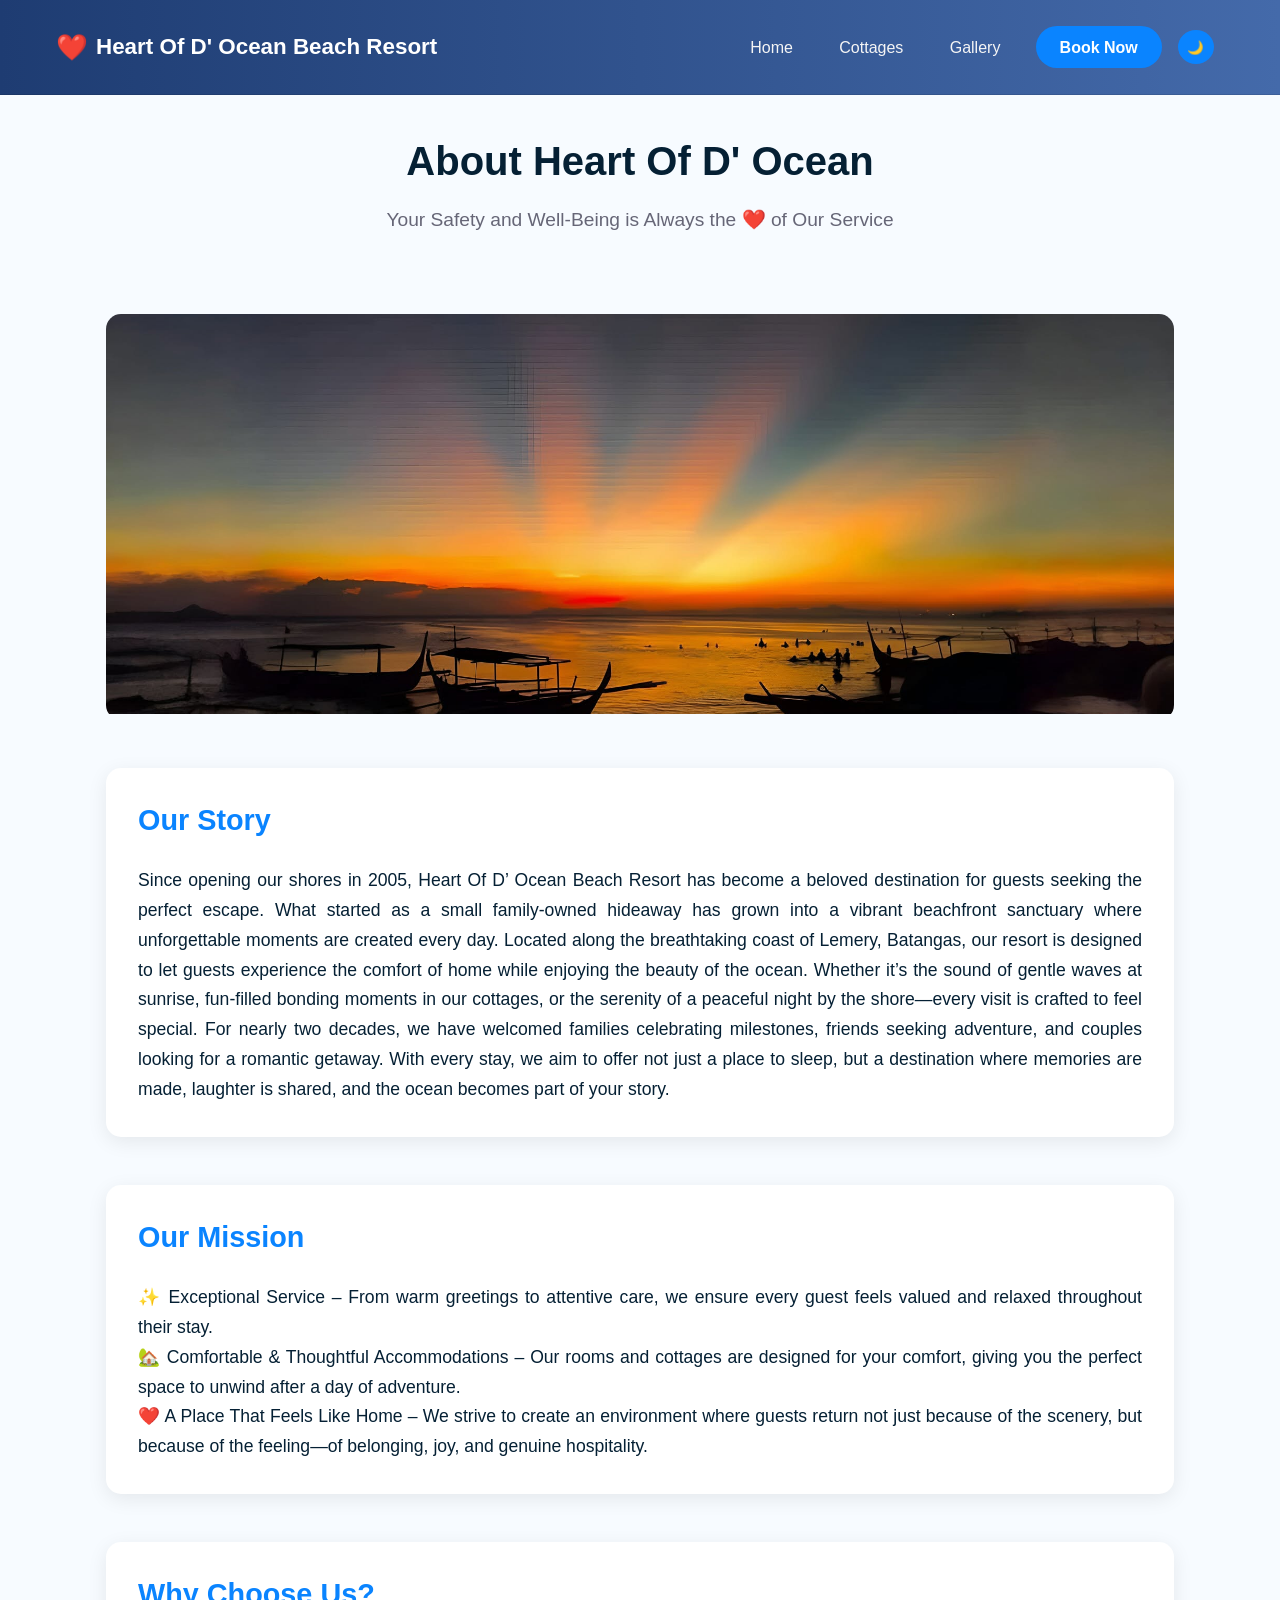
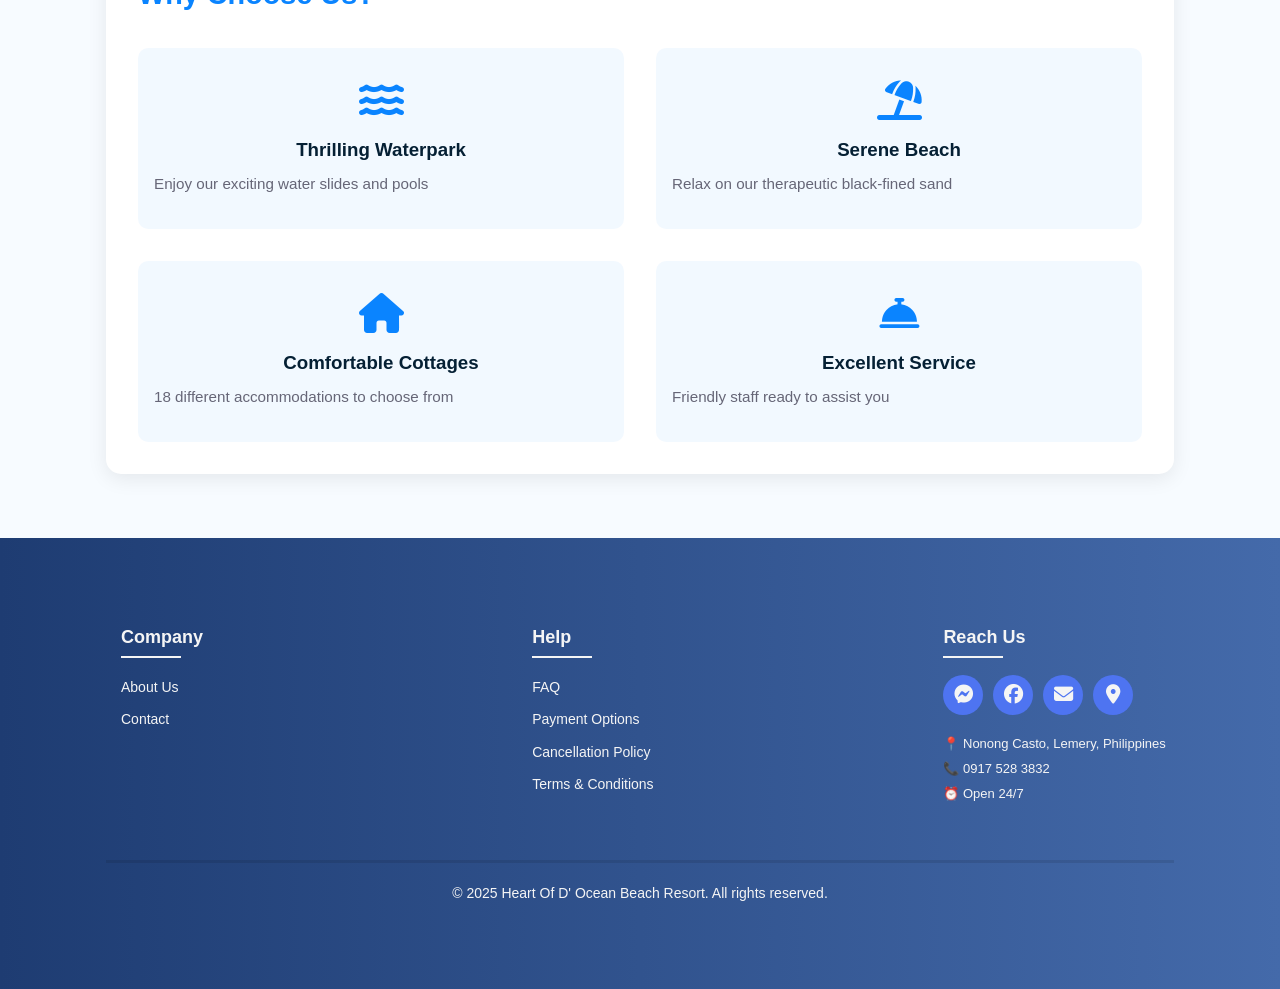
<file: src/about.html>
<!DOCTYPE html>
<html lang="en">
<head>
  <meta charset="UTF-8">
  <meta name="viewport" content="width=device-width, initial-scale=1.0">
  <title>About Us - Heart Of D' Ocean Beach Resort</title>
  <link rel="stylesheet" href="styles.css">
  <link rel="stylesheet" href="https://cdnjs.cloudflare.com/ajax/libs/font-awesome/6.7.1/css/all.min.css">
</head>
<body>
  <header class="site-header">
    <div class="container header-inner">
      <a class="logo" href="index.html">Heart Of D' Ocean Beach Resort</a>
      <nav class="nav" id="mainNav">
        <button class="close-menu" id="closeMenu">✕</button>
        <a href="index.html">Home</a>
        <a href="rooms.html">Cottages</a>
        <a href="gallery.html">Gallery</a>
        <a href="booking.html" class="cta">Book Now</a>
        <button id="darkToggle" class="icon-btn" aria-label="Toggle dark mode">🌙</button>
      </nav>
      <button id="menuBtn" class="hamburger" aria-label="Toggle menu">☰</button>
    </div>
  </header>

  <main class="container">
    <div class="page-header">
      <h1>About Heart Of D' Ocean</h1>
      <p>Your Safety and Well-Being is Always the ❤️  of Our Service</p>
    </div>

    <section class="about-content">
      <div class="about-hero">
        <img src="images&vids/about.jpg" alt="Our Beautiful Resort" loading="lazy">
      </div>

      <div class="about-sections">
        <div class="about-section">
          <h2>Our Story</h2>
          <p>Since opening our shores in 2005, Heart Of D’ Ocean Beach Resort has become a beloved destination for guests seeking the perfect escape. What started as a small family-owned hideaway has grown into a vibrant beachfront sanctuary where unforgettable moments are created every day.
              Located along the breathtaking coast of Lemery, Batangas, our resort is designed to let guests experience the comfort of home while enjoying the beauty of the ocean. Whether it’s the sound of gentle waves at sunrise, fun-filled bonding moments in our cottages, or the serenity of a peaceful night by the shore—every visit is crafted to feel special.
              For nearly two decades, we have welcomed families celebrating milestones, friends seeking adventure, and couples looking for a romantic getaway. With every stay, we aim to offer not just a place to sleep, but a destination where memories are made, laughter is shared, and the ocean becomes part of your story.</p>
        </div>

        <div class="about-section">
          <h2>Our Mission</h2>
          <p>✨ Exceptional Service – From warm greetings to attentive care, we ensure every guest feels valued and relaxed throughout their stay.</p>
          <p>🏡 Comfortable & Thoughtful Accommodations – Our rooms and cottages are designed for your comfort, giving you the perfect space to unwind after a day of adventure.</p>
          <p>❤️ A Place That Feels Like Home – We strive to create an environment where guests return not just because of the scenery, but because of the feeling—of belonging, joy, and genuine hospitality.</p>
          </div>

        <div class="about-section">
          <h2>Why Choose Us?</h2>
          <div class="features-grid">
            <div class="feature-item">
              <i class="fas fa-water"></i>
              <h3>Thrilling Waterpark</h3>
              <p>Enjoy our exciting water slides and pools</p>
            </div>
            <div class="feature-item">
              <i class="fas fa-umbrella-beach"></i>
              <h3>Serene Beach</h3>
              <p>Relax on our therapeutic black-fined sand</p>
            </div>
            <div class="feature-item">
              <i class="fas fa-home"></i>
              <h3>Comfortable Cottages</h3>
              <p>18 different accommodations to choose from</p>
            </div>
            <div class="feature-item">
              <i class="fas fa-concierge-bell"></i>
              <h3>Excellent Service</h3>
              <p>Friendly staff ready to assist you</p>
            </div>
          </div>
        </div>
      </div>
    </section>
  </main>

  <footer class="footer">
  <div class="container">
    <div class="row">
      <div class="footer-col">
        <h4>Company</h4>
        <ul>
          <li><a href="about.html" class="footer-link">About Us</a></li>
          <li><a href="contact.html" class="footer-link">Contact</a></li>
        </ul>
      </div>
      
      <div class="footer-col">
        <h4>Help</h4>
        <ul>
          <li><a href="faq.html" class="footer-link">FAQ</a></li>
          <li><a href="payment.html" class="footer-link">Payment Options</a></li>
          <li><a href="cancellation.html" class="footer-link">Cancellation Policy</a></li>
          <li><a href="terms.html" class="footer-link">Terms & Conditions</a></li>
        </ul>
      </div>
      
      <div class="footer-col">
        <h4>Reach Us</h4>
        <div class="social-links">
          <a href="https://www.facebook.com/messages/t/233219370026088" target="_blank">
            <i class="fab fa-facebook-messenger"></i>
          </a>
          <a href="https://www.facebook.com/Heartofdoceanbeachresort/#" target="_blank">
            <i class="fab fa-facebook"></i>
          </a>
          <a href="mailto:heartofdocean2005@yahoo.com">
            <i class="fas fa-envelope"></i>
          </a>
          <a href="https://maps.app.goo.gl/q67iwWwZYtNH51rN8" target="_blank">
            <i class="fas fa-location-dot"></i>
          </a>
        </div>
        
        <!-- Contact Info -->
        <div class="contact-info">
          <p>📍 Nonong Casto, Lemery, Philippines</p>
          <p>📞 0917 528 3832</p>
          <p>⏰ Open 24/7</p>
        </div>
      </div>
    </div>
    
    <!-- Copyright -->
    <div class="footer-bottom">
      <p>&copy; 2025 Heart Of D' Ocean Beach Resort. All rights reserved.</p>
    </div>
  </div>
</footer>

  <script src="main.js"></script>
</body>
</html>
</file>
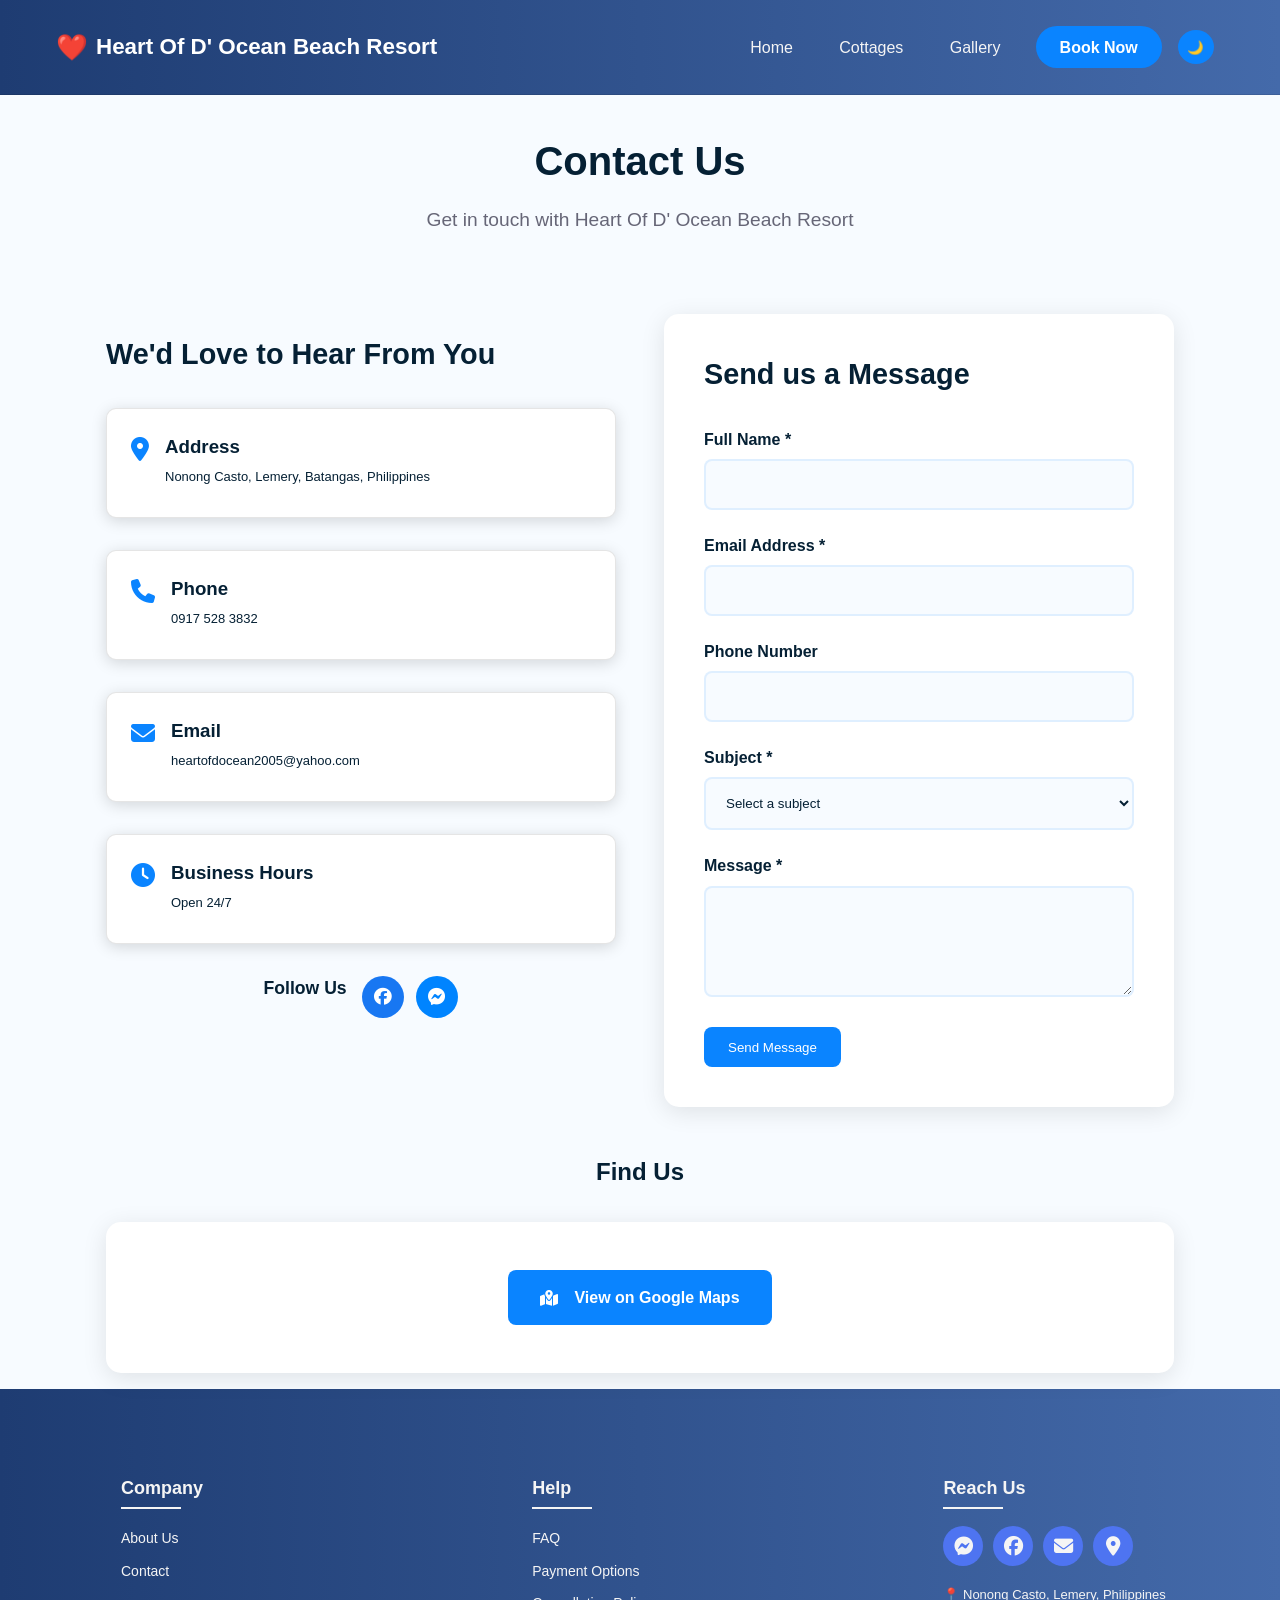
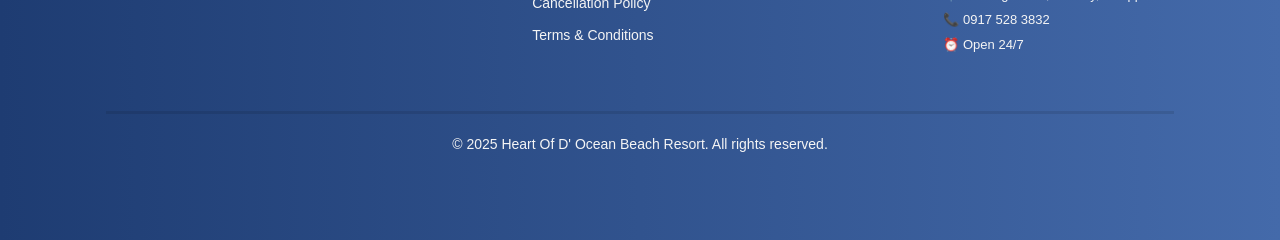
<file: src/contact.html>
<!DOCTYPE html>
<html lang="en">
<head>
  <meta charset="UTF-8">
  <meta name="viewport" content="width=device-width, initial-scale=1.0">
  <title>Contact Us - Heart Of D' Ocean Beach Resort</title>
  <link rel="stylesheet" href="styles.css">
  <link rel="stylesheet" href="https://cdnjs.cloudflare.com/ajax/libs/font-awesome/6.7.1/css/all.min.css">
</head>
<body>
  <header class="site-header">
    <div class="container header-inner">
      <a class="logo" href="index.html">Heart Of D' Ocean Beach Resort</a>
      <nav class="nav" id="mainNav">
        <button class="close-menu" id="closeMenu">✕</button>
        <a href="index.html">Home</a>
        <a href="rooms.html">Cottages</a>
        <a href="gallery.html">Gallery</a>
        <a href="booking.html" class="cta">Book Now</a>
        <button id="darkToggle" class="icon-btn" aria-label="Toggle dark mode">🌙</button>
      </nav>
      <button id="menuBtn" class="hamburger" aria-label="Toggle menu">☰</button>
    </div>
  </header>

  <main class="container">
    <div class="page-header">
      <h1>Contact Us</h1>
      <p>Get in touch with Heart Of D' Ocean Beach Resort</p>
    </div>

    <div class="contact-container">
      <div class="contact-info">
        <h2>We'd Love to Hear From You</h2>
        
        <div class="contact-item">
          <i class="fas fa-map-marker-alt"></i>
          <div>
            <h3>Address</h3>
            <p>Nonong Casto, Lemery, Batangas, Philippines</p>
          </div>
        </div>

        <div class="contact-item">
          <i class="fas fa-phone"></i>
          <div>
            <h3>Phone</h3>
            <p>0917 528 3832</p>
          </div>
        </div>

        <div class="contact-item">
          <i class="fas fa-envelope"></i>
          <div>
            <h3>Email</h3>
            <p>heartofdocean2005@yahoo.com</p>
          </div>
        </div>

        <div class="contact-item">
          <i class="fas fa-clock"></i>
          <div>
            <h3>Business Hours</h3>
            <p>Open 24/7</p>
          </div>
        </div>

        <div class="social-links">
          <h3>Follow Us</h3>
          <div class="social-icons">
            <a href="https://www.facebook.com/Heartofdoceanbeachresort/#" target="_blank">
              <i class="fab fa-facebook"></i>
            </a>
            <a href="https://www.facebook.com/messages/t/233219370026088" target="_blank">
              <i class="fab fa-facebook-messenger"></i>
            </a>
          </div>
        </div>
      </div>

      <div class="contact-form">
        <h2>Send us a Message</h2>
        <form id="contactForm">
          <div class="form-group">
            <label for="name">Full Name *</label>
            <input type="text" id="name" name="name" required>
          </div>

          <div class="form-group">
            <label for="email">Email Address *</label>
            <input type="email" id="email" name="email" required>
          </div>

          <div class="form-group">
            <label for="phone">Phone Number</label>
            <input type="tel" id="phone" name="phone">
          </div>

          <div class="form-group">
            <label for="subject">Subject *</label>
            <select id="subject" name="subject" required>
              <option value="">Select a subject</option>
              <option value="booking">Booking Inquiry</option>
              <option value="rates">Rates Inquiry</option>
              <option value="events">Events & Parties</option>
              <option value="general">General Inquiry</option>
              <option value="complaint">Complaint</option>
              <option value="suggestion">Suggestion</option>
            </select>
          </div>

          <div class="form-group">
            <label for="message">Message *</label>
            <textarea id="message" name="message" rows="5" required></textarea>
          </div>

          <button type="submit" class="btn primary">Send Message</button>
        </form>
      </div>
    </div>

    <div class="map-container">
      <h2>Find Us</h2>
      <div class="map-placeholder">
        <a href="https://maps.app.goo.gl/q67iwWwZYtNH51rN8" target="_blank" class="map-link">
          <i class="fas fa-map-location-dot"></i>
          <span>View on Google Maps</span>
        </a>
      </div>
    </div>
  </main>

  <footer class="footer">
  <div class="container">
    <div class="row">
      <div class="footer-col">
        <h4>Company</h4>
        <ul>
          <li><a href="about.html" class="footer-link">About Us</a></li>
          <li><a href="contact.html" class="footer-link">Contact</a></li>
        </ul>
      </div>
      
      <div class="footer-col">
        <h4>Help</h4>
        <ul>
          <li><a href="faq.html" class="footer-link">FAQ</a></li>
          <li><a href="payment.html" class="footer-link">Payment Options</a></li>
          <li><a href="cancellation.html" class="footer-link">Cancellation Policy</a></li>
          <li><a href="terms.html" class="footer-link">Terms & Conditions</a></li>
        </ul>
      </div>

      <div class="footer-col">
        <h4>Reach Us</h4>
        <div class="social-links">
          <a href="https://www.facebook.com/messages/t/233219370026088" target="_blank">
            <i class="fab fa-facebook-messenger"></i>
          </a>
          <a href="https://www.facebook.com/Heartofdoceanbeachresort/#" target="_blank">
            <i class="fab fa-facebook"></i>
          </a>
          <a href="mailto:heartofdocean2005@yahoo.com">
            <i class="fas fa-envelope"></i>
          </a>
          <a href="https://maps.app.goo.gl/q67iwWwZYtNH51rN8" target="_blank">
            <i class="fas fa-location-dot"></i>
          </a>
        </div>
        
        <!-- Contact Info -->
        <div class="contact-info">
          <p>📍 Nonong Casto, Lemery, Philippines</p>
          <p>📞 0917 528 3832</p>
          <p>⏰ Open 24/7</p>
        </div>
      </div>
    </div>
    
    <!-- Copyright -->
    <div class="footer-bottom">
      <p>&copy; 2025 Heart Of D' Ocean Beach Resort. All rights reserved.</p>
    </div>
  </div>
</footer>

  <script src="main.js"></script>
</body>
</html>
</file>
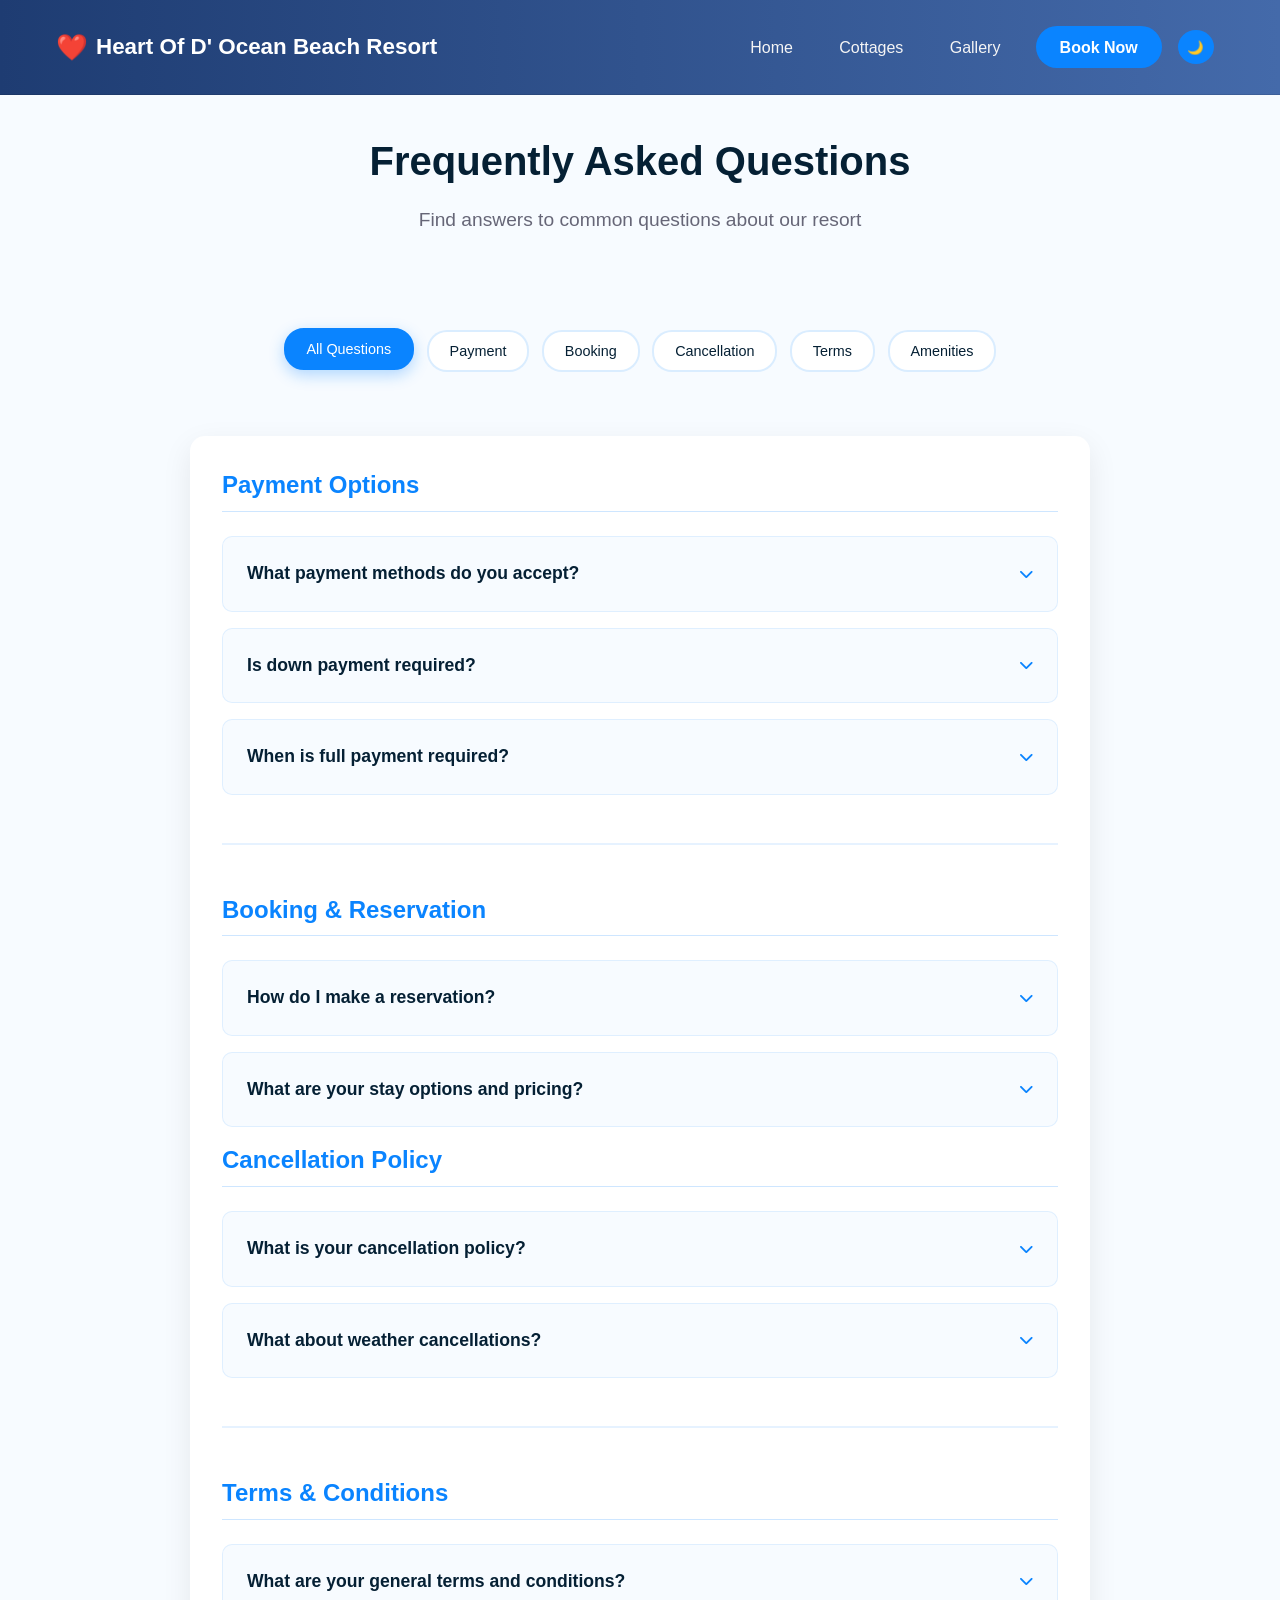
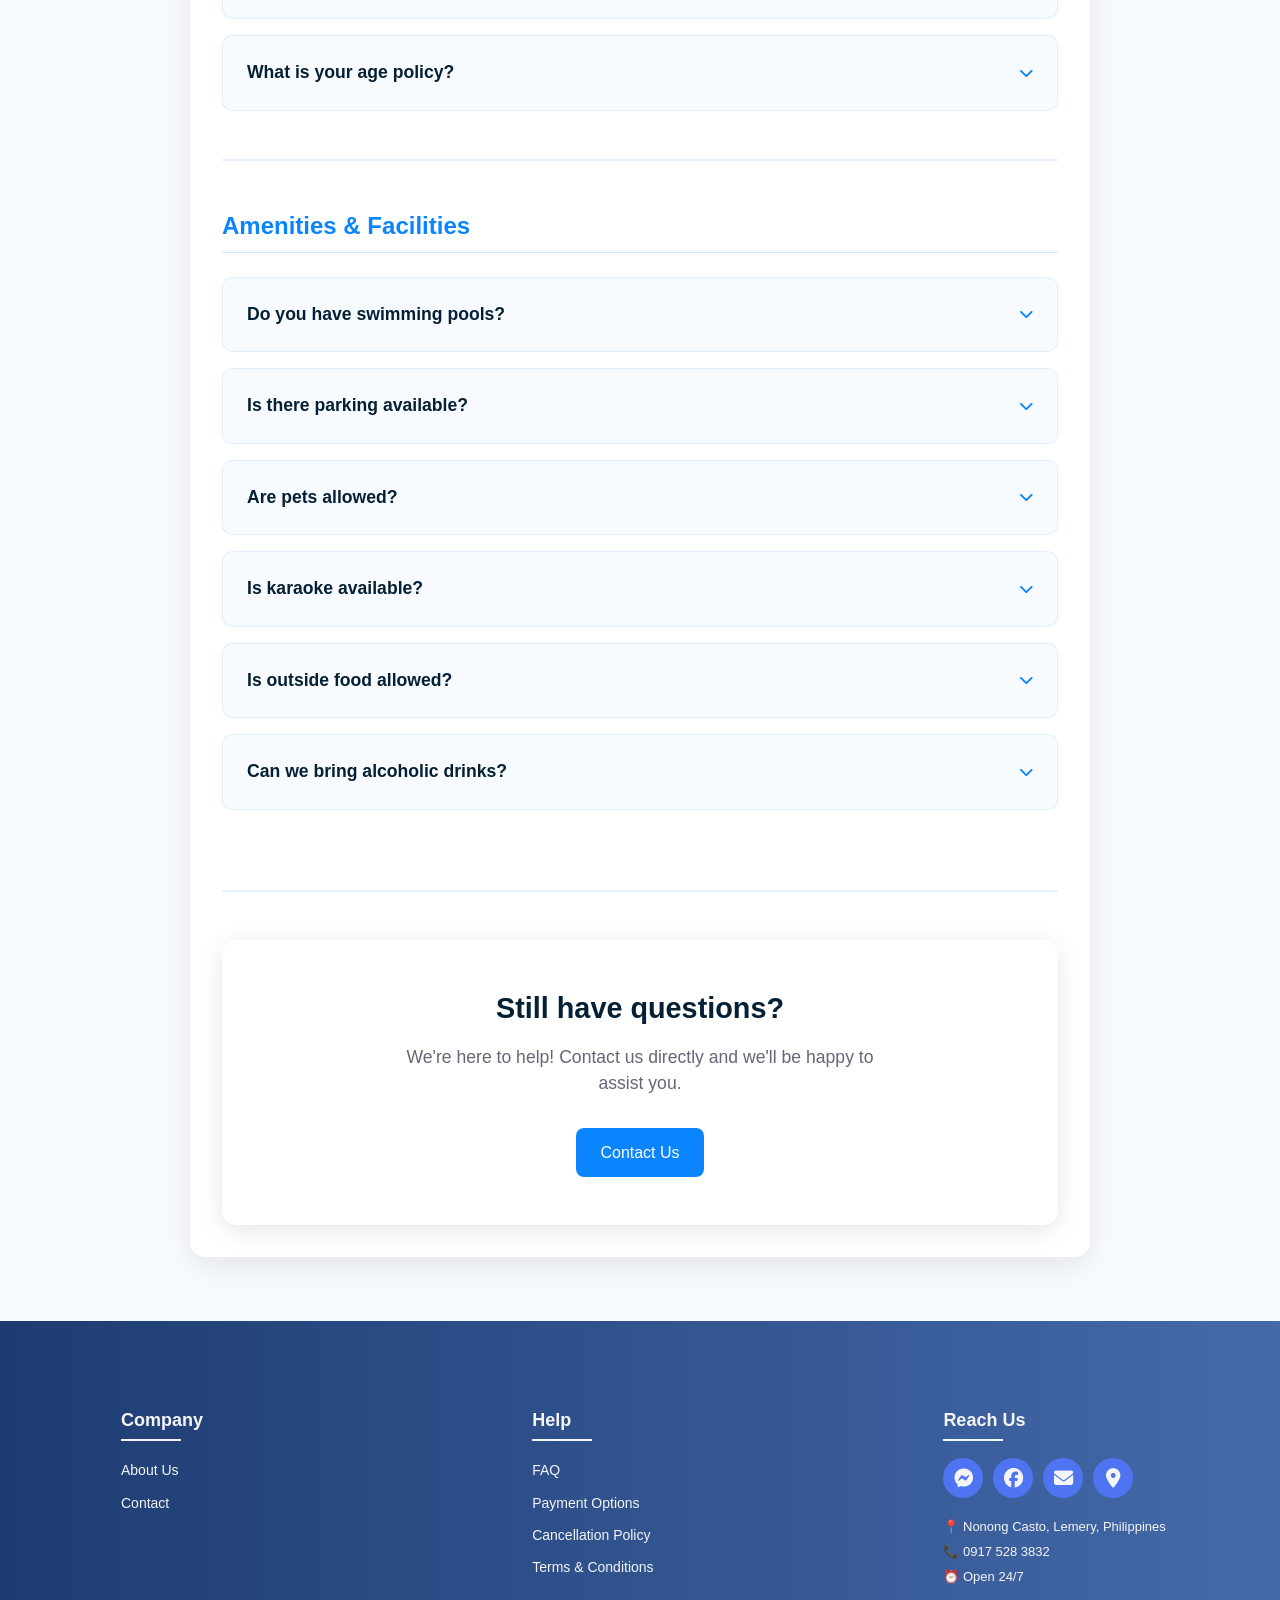
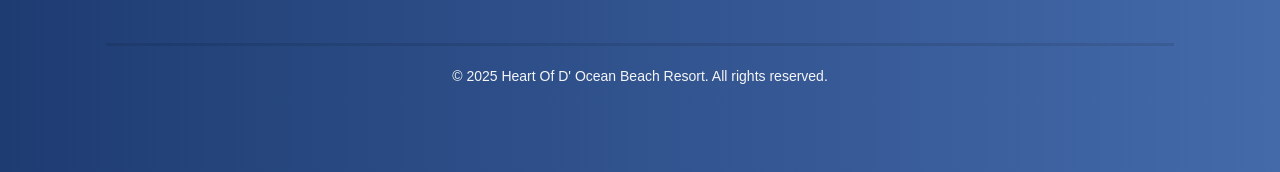
<file: src/faq.html>
<!DOCTYPE html>
<html lang="en">
<head>
  <meta charset="UTF-8">
  <meta name="viewport" content="width=device-width, initial-scale=1.0">
  <title>FAQ - Heart Of D' Ocean Beach Resort</title>
  <link rel="stylesheet" href="styles.css">
  <link rel="stylesheet" href="https://cdnjs.cloudflare.com/ajax/libs/font-awesome/6.7.1/css/all.min.css">
</head>
<body>
  <header class="site-header">
    <div class="container header-inner">
      <a class="logo" href="index.html">Heart Of D' Ocean Beach Resort</a>
      <nav class="nav" id="mainNav">
        <button class="close-menu" id="closeMenu">✕</button>
        <a href="index.html">Home</a>
        <a href="rooms.html">Cottages</a>
        <a href="gallery.html">Gallery</a>
        <a href="booking.html" class="cta">Book Now</a>
        <button id="darkToggle" class="icon-btn" aria-label="Toggle dark mode">🌙</button>
      </nav>
      <button id="menuBtn" class="hamburger" aria-label="Toggle menu">☰</button>
    </div>
  </header>

  <main class="container">
    <div class="page-header">
      <h1>Frequently Asked Questions</h1>
      <p>Find answers to common questions about our resort</p>
    </div>

    <div class="faq-container">
      <div class="faq-categories">
        <button class="category-btn active" data-category="all">All Questions</button>
        <button class="category-btn" data-category="payment">Payment</button>
        <button class="category-btn" data-category="booking">Booking</button>
        <button class="category-btn" data-category="cancellation">Cancellation</button>
        <button class="category-btn" data-category="terms">Terms</button>
        <button class="category-btn" data-category="amenities">Amenities</button>
      </div>

      <div class="faq-list">
        
        <!-- PAYMENT SECTION -->
        <div class="faq-section" id="payment">
          <h2>Payment Options</h2>
          
          <div class="faq-item" data-category="payment">
            <div class="faq-question">
              <h3>What payment methods do you accept?</h3>
              <i class="fas fa-chevron-down"></i>
            </div>
            <div class="faq-answer">
              <p>We accept the following payment methods:</p>
              <ul>
                <li><strong>GCash</strong> - 0917 528 3832</li>
                <li><strong>Cash</strong> - Upon check-in</li>
              </ul>
            </div>
          </div>

          <div class="faq-item" data-category="payment">
            <div class="faq-question">
              <h3>Is down payment required?</h3>
              <i class="fas fa-chevron-down"></i>
            </div>
            <div class="faq-answer">
              <p>Yes, we require 50% down payment to confirm your reservation. The remaining balance can be settled upon check-in.</p>
            </div>
          </div>

          <div class="faq-item" data-category="payment">
            <div class="faq-question">
              <h3>When is full payment required?</h3>
              <i class="fas fa-chevron-down"></i>
            </div>
            <div class="faq-answer">
              <p>Full payment is required upon check-in. For large groups or events, we may require full payment 7 days before arrival.</p>
            </div>
          </div>
        </div>

        <!-- BOOKING SECTION -->
        <div class="faq-section">
          <h2>Booking & Reservation</h2>
          
          <div class="faq-item" data-category="booking">
            <div class="faq-question">
              <h3>How do I make a reservation?</h3>
              <i class="fas fa-chevron-down"></i>
            </div>
            <div class="faq-answer">
              <p>You can make a reservation through:</p>
              <ul>
                <li>Our website booking form</li>
                <li>Phone: 0917 528 3832</li>
                <li>Facebook Messenger</li>
                <li>Email: heartofdocean2005@yahoo.com</li>
              </ul>
              <p>We recommend booking at least 2 weeks in advance, especially during peak season.</p>
            </div>
          </div>

         <div class="faq-item" data-category="booking">
             <div class="faq-question">
                 <h3>What are your stay options and pricing?</h3>
                 <i class="fas fa-chevron-down"></i>
            </div>

             <div class="faq-answer">
                  <p>We offer two main stay options:</p>
    
                 <p><strong>🏖️ DAY TOUR (7:00 AM - 5:00 PM)</strong></p>
                 <ul>
                    <li>₱500 per person</li>
                    <li>Includes cottage use</li>
                    <li>Access to all facilities</li>
                    <li>Perfect for quick beach trips</li>
                </ul>
                
                <p><strong>🌙 OVERNIGHT STAY (24 Hours)</strong></p>
                <ul>
                    <li>Check-in: From 7:00 AM onwards</li>
                    <li>Check-out: 24 hours after check-in</li>
                    <li>Regular cottage rates apply</li>
                    <li>Perfect for celebrations and gatherings</li>
                    <li>Example: Check-in 7AM Monday → Check-out 7AM Tuesday</li>
                </ul>
            </div>
         </div>

        <!-- CANCELLATION SECTION -->
        <div class="faq-section" id="cancellation">
          <h2>Cancellation Policy</h2>
          
          <div class="faq-item" data-category="cancellation">
            <div class="faq-question">
              <h3>What is your cancellation policy?</h3>
              <i class="fas fa-chevron-down"></i>
            </div>
            <div class="faq-answer">
              <p>Our cancellation policy is as follows:</p>
              <ul>
                <li><strong>7+ days before check-in</strong> - Full refund</li>
                <li><strong>3-6 days before check-in</strong> - 50% refund</li>
                <li><strong>48 hours or less</strong> - No refund</li>
                <li><strong>No show</strong> - No refund</li>
              </ul>
            </div>
          </div>

          <div class="faq-item" data-category="cancellation">
            <div class="faq-question">
              <h3>What about weather cancellations?</h3>
              <i class="fas fa-chevron-down"></i>
            </div>
            <div class="faq-answer">
              <p>In case of typhoon signals or extreme weather conditions where travel is dangerous, we offer:</p>
              <ul>
                <li>Full refund or</li>
                <li>Rescheduling to available dates within 3 months</li>
              </ul>
            </div>
          </div>
        </div>

        <!-- TERMS & CONDITIONS SECTION -->
        <div class="faq-section" id="terms">
          <h2>Terms & Conditions</h2>
          
          <div class="faq-item" data-category="terms">
            <div class="faq-question">
              <h3>What are your general terms and conditions?</h3>
              <i class="fas fa-chevron-down"></i>
            </div>
            <div class="faq-answer">
              <p><strong>Check-in/Check-out:</strong> 7:00 AM / 12:00 NN</p>
              <p><strong>Guests:</strong> Maximum capacity must be followed for safety</p>
              <p><strong>Damages:</strong> Guests are liable for any damages to property</p>
              <p><strong>Pets:</strong> Allowed with prior arrangement (additional fee may apply)</p>
              <p><strong>Smoking:</strong> Designated areas only</p>
              <p><strong>Outside Food:</strong> Allowed</p>
            </div>
          </div>

          <div class="faq-item" data-category="terms">
            <div class="faq-question">
              <h3>What is your age policy?</h3>
              <i class="fas fa-chevron-down"></i>
            </div>
            <div class="faq-answer">
              <p>Guests under 18 must be accompanied by adults.</p>
            </div>
          </div>
        </div>


        <!-- AMENITIES SECTION -->
        <div class="faq-section">
          <h2>Amenities & Facilities</h2>
          
          <div class="faq-item" data-category="amenities">
            <div class="faq-question">
              <h3>Do you have swimming pools?</h3>
              <i class="fas fa-chevron-down"></i>
            </div>
            <div class="faq-answer">
              <p>Yes! We have multiple swimming pools including:</p>
              <ul>
                <li>Cascade pools for kids</li>
                <li>Thrilling water slides for adults</li>
                <li>Infinity pool with ocean view</li>
              </ul>
              <p>All pools are maintained with strict safety and cleanliness standards.</p>
            </div>
          </div>

          <div class="faq-item" data-category="amenities">
            <div class="faq-question">
              <h3>Is there parking available?</h3>
              <i class="fas fa-chevron-down"></i>
            </div>
            <div class="faq-answer">
              <p>Yes, we provide free secured parking space for our guests. The parking area is within the resort premises and monitored 24/7.</p>
            </div>
          </div>

          <div class="faq-item" data-category="amenities">
            <div class="faq-question">
              <h3>Are pets allowed?</h3>
              <i class="fas fa-chevron-down"></i>
            </div>
            <div class="faq-answer">
              <p>We love pets! Small pets are allowed in specific cottages with prior arrangement. </p>
              <p>Additional cleaning fee may apply. Please inform us in advance if you're bringing pets.</p>
            </div>
          </div>

            <div class="faq-item" data-category="amenities">
             <div class="faq-question">
                <h3>Is karaoke available?</h3>
                <i class="fas fa-chevron-down"></i>
            </div>
            <div class="faq-answer">
                <p>Yes, we have karaoke to make your stay more fun!</p>
                
                <p><strong>Karaoke Guidelines:</strong></p>
                <ul>
                    <li>Available from 9:00 AM to 10:00 PM</li>
                    <li>Please be mindful of other guests</li>
                    <li>Premium system requires advance booking</li>
                </ul>
            </div>
        </div>

          <div class="faq-item" data-category="amenities">
            <div class="faq-question">
              <h3>Is outside food allowed?</h3>
              <i class="fas fa-chevron-down"></i>
            </div>
            <div class="faq-answer">
              <p>Yes, outside food is allowed.
            </div>
        </div>

             <div class="faq-item" data-category="amenities">
                <div class="faq-question">
                <h3>Can we bring alcoholic drinks?</h3>
                <i class="fas fa-chevron-down"></i>
                 </div>
        
             <div class="faq-answer">
            <p>Yes, you're welcome to bring your own alcoholic drinks! 🍻</p>
            
            <p><strong>Our Alcohol Guidelines:</strong></p>
            <ul>
                <li>✅ <strong>Allowed</strong> - Beer, wine, cocktails, etc.</li>
                <li>🚫 <strong>No glass bottles</strong> on beach and pool areas (safety first!)</li>
                <li>🎂 <strong>Must be 18+ years old</strong> to consume alcohol</li>
                <li>🤫 <strong>Please be mindful</strong> of other guests</li>
                <li>⏰ <strong>Drinking hours</strong> - Anytime, but please keep volume reasonable</li>
            </ul>
    
             <p><em>We trust our guests to drink responsibly and have a great time! 🎉</em></p>
            </div>
        </div>

      </div>
    </div>

    <div class="contact-prompt">
      <h2>Still have questions?</h2>
      <p>We're here to help! Contact us directly and we'll be happy to assist you.</p>
      <a href="contact.html" class="btn primary">Contact Us</a>
    </div>
  </main>

 <footer class="footer">
  <div class="container">
    <div class="row">
      <div class="footer-col">
        <h4>Company</h4>
        <ul>
          <li><a href="about.html" class="footer-link">About Us</a></li>
          <li><a href="contact.html" class="footer-link">Contact</a></li>
        </ul>
      </div>
      
      <div class="footer-col">
        <h4>Help</h4>
        <ul>
          <li><a href="faq.html" class="footer-link">FAQ</a></li>
          <li><a href="faq.html#payment" class="footer-link">Payment Options</a></li>
          <li><a href="faq.html#cancellation" class="footer-link">Cancellation Policy</a></li>
          <li><a href="faq.html#terms" class="footer-link">Terms & Conditions</a></li>
        </ul>
      </div>
      
      <div class="footer-col">
        <h4>Reach Us</h4>
        <div class="social-links">
          <a href="https://www.facebook.com/messages/t/233219370026088" target="_blank">
            <i class="fab fa-facebook-messenger"></i>
          </a>
          <a href="https://www.facebook.com/Heartofdoceanbeachresort/#" target="_blank">
            <i class="fab fa-facebook"></i>
          </a>
          <a href="mailto:heartofdocean2005@yahoo.com">
            <i class="fas fa-envelope"></i>
          </a>
          <a href="https://maps.app.goo.gl/q67iwWwZYtNH51rN8" target="_blank">
            <i class="fas fa-location-dot"></i>
          </a>
        </div>
        
        <!-- Contact Info -->
        <div class="contact-info">
          <p>📍 Nonong Casto, Lemery, Philippines</p>
          <p>📞 0917 528 3832</p>
          <p>⏰ Open 24/7</p>
        </div>
      </div>
    </div>
    
    <!-- Copyright -->
    <div class="footer-bottom">
      <p>&copy; 2025 Heart Of D' Ocean Beach Resort. All rights reserved.</p>
    </div>
  </div>
</footer>


  <script src="main.js"></script>
</body>
</html>
</file>
<file: src/styles.css>
:root {
  --bg: #f7fbff;
  --card: #fff;
  --muted: #667;
  --accent: #0a84ff;
  --text: #052034;
}

[data-theme="dark"] {
  --bg: #051421;
  --card: #072433;
  --muted: #9eb;
  --accent: #6dd3ff;
  --text: #dbefff;
}

* {
  margin: 0;
  padding: 0;
  box-sizing: border-box;
}

body {
  font-family: 'Poppins', sans-serif;
  background: var(--bg);
  color: var(--text);
  line-height: 1.45;
  min-height: 100vh;
}

main.container {
  padding-top: 100px;
}

.page-header {
  padding-top: 40px;
}
.container {
  max-width: 1100px;
  margin: 0 auto;
  padding: 1rem;
}

/* ========== LOADING ANIMATION ========== */
.loading-spinner {
  position: fixed;
  top: 0;
  left: 0;
  width: 100%;
  height: 100%;
  background: var(--bg);
  display: flex;
  align-items: center;
  justify-content: center;
  z-index: 9999;
  transition: opacity 0.5s ease, visibility 0.5s ease;
}

.loading-spinner.hidden {
  opacity: 0;
  visibility: hidden;
}

.spinner {
  width: 50px;
  height: 50px;
  border: 4px solid rgba(10, 132, 255, 0.2);
  border-left: 4px solid var(--accent);
  border-radius: 50%;
  animation: spin 1s linear infinite;
}

@keyframes spin {
  0% { transform: rotate(0deg); }
  100% { transform: rotate(360deg); }
}

.fade-in {
  animation: fadeIn 0.8s ease-in;
}

@keyframes fadeIn {
  from { opacity: 0; transform: translateY(20px); }
  to { opacity: 1; transform: translateY(0); }
}

/* ========== NAV BAR STYLES ========== */
.site-header {
  position: fixed;
  top: 0;
  left: 0;
  width: 100%;
  background:linear-gradient(to right, #1e3c72, #446aaa) !important;
  border-bottom: 1px solid rgba(0, 0, 0, 0.1);
  z-index: 1000;
  padding: 0;
  transition: all 0.3s ease;
} 

.header-inner {
  display: flex;
  align-items: center;
  justify-content: space-between;
  padding: 1rem;
  max-width: 1200px;
  margin: 0 auto;
}

.logo {
  font-weight: 800;
  color: white;
  text-decoration: none;
  font-size: 1.4rem;
  display: flex;
  align-items: center;
  gap: 0.5rem;
}

.logo::before {
  content: "❤️";
  font-size: 1.6rem;
}

.nav {
  display: flex;
  align-items: center;
  gap: 0.5rem;
  padding: 10px;
}

.nav a {
  text-decoration: none;
  color: whitesmoke;
  padding: 0.6rem 1.2rem;
  border-radius: 25px;
  transition: all 0.3s ease;
  font-weight: 500;
  position: relative;
}

.nav a:hover {
  color: whitesmoke;
  background: rgb(2, 37, 112);
}

.nav a.active {
  color: whitesmoke;
  background: rgb(2, 37, 112);
  font-weight: 600;
}

.nav .cta {
  background: var(--accent);
  color: white !important;
  padding: 0.6rem 1.5rem;
  border-radius: 25px;
  margin-left: 0.5rem;
  font-weight: 600;
}

.nav .cta:hover {
  background: #023669;
  transform: translateY(-2px);
  box-shadow: 0 4px 12px rgba(10, 132, 255, 0.3);
}

.icon-btn {
  background:var(--accent);
  border: none;
  padding: 0.6rem;
  border-radius: 50%;
  cursor: pointer;
  transition: all 0.3s ease;
  margin-left: 0.5rem;
}

.icon-btn:hover {
  background: rgba(10, 132, 255, 0.2);
  transform: scale(1.1);
}

.hamburger {
  display: none;
  background: transparent;
  border: none;
  font-size: 1.5rem;
  color: var(--text);
  cursor: pointer;
  padding: 0.5rem;
}

.close-menu {
  display: none;
  position: absolute;
  top: 1.5rem;
  right: 1.5rem;
  background: none;
  border: none;
  font-size: 1.5rem;
  color: var(--text);
  cursor: pointer;
}

@media (max-width: 768px) {
  .hamburger {
    display: block;
  }
  
  .close-menu {
    display: block;
  }
  
  .nav {
    position: fixed;
    top: 0;
    right: -100%;
    width: 280px;
    height: 100vh;
    background: var(--card);
    flex-direction: column;
    align-items: flex-start;
    justify-content: flex-start;
    padding: 5rem 2rem 2rem;
    box-shadow: -5px 0 15px rgba(0, 0, 0, 0.1);
    transition: right 0.3s ease;
    gap: 0;
  }
  
  .nav.active {
    right: 0;
  }
  
  .nav a {
    width: 100%;
    padding: 1rem 1.5rem;
    margin: 0.2rem 0;
    border-radius: 10px;
  }
  
  .nav .cta {
    margin: 1rem 0 0 0;
    width: 100%;
    text-align: center;
  }
  
  .icon-btn {
    margin: 1rem 0 0 0;
    width: 100%;
    border-radius: 10px;
    text-align: center;
  }
}

.site-header.scrolled {
  background: linear-gradient(135deg, #191970, #5757dd) !important;
  box-shadow: 0 2px 20px rgba(0, 0, 0, 0.1);
}

/* ========== HERO SECTION ========== */
.hero-section {
  position: relative;
  height: 100vh;
  overflow: hidden;
}

.hero-video {
  position: absolute;
  top: 0;
  left: 0;
  width: 100%;
  height: 100%;
  object-fit: cover;
  opacity: 0.9;
}

.hero-overlay {
  position: absolute;
  top: 0;
  left: 0;
  width: 100%;
  height: 100%;
  background: linear-gradient(
    135deg,
    rgba(5, 20, 33, 0.7) 0%,
    rgba(10, 132, 255, 0.3) 100%
  );
}

.hero-content {
  position: relative;
  display: flex;
  flex-direction: column;
  align-items: center;
  justify-content: center;
  height: 100vh;
  text-align: center;
  color: white;
  z-index: 2;
  padding: 0 2rem;
}

.hero-title {
  font-size: clamp(3rem, 5vw, 6rem);
  font-weight: 800;
  margin-bottom: 1rem;
  text-shadow: 2px 2px 10px rgba(0, 0, 0, 0.5);
  letter-spacing: 2px;
}

.hero-subtitle {
  font-size: clamp(1.2rem, 2vw, 1.8rem);
  margin-bottom: 2.5rem;
  font-weight: 300;
  letter-spacing: 3px;
  text-transform: uppercase;
}

.hero-btn {
  background: linear-gradient(45deg, var(--accent), #4ecdc4);
  color: white;
  padding: 1.2rem 3rem;
  border-radius: 50px;
  text-decoration: none;
  font-weight: 600;
  font-size: 1.2rem;
  transition: all 0.4s ease;
  box-shadow: 0 10px 30px rgba(10, 132, 255, 0.3);
  position: relative;
  overflow: hidden;
}

.hero-btn:hover {
  transform: translateY(-5px);
  box-shadow: 0 15px 40px rgba(10, 132, 255, 0.4);
}

.hero-btn::before {
  content: '';
  position: absolute;
  top: 0;
  left: -100%;
  width: 100%;
  height: 100%;
  background: linear-gradient(90deg, transparent, rgba(255,255,255,0.2), transparent);
  transition: left 0.5s;
}

.hero-btn:hover::before {
  left: 100%;
}

/* ========== FEATURED COTTAGES ========== */
.featured-cottages {
  padding: 5rem 0;
  background: var(--bg);
}

/* PERFECTLY CENTERED 3 COTTAGES */
.cottages-grid {
  display: grid;
  grid-template-columns: repeat(3, 1fr);
  gap: 2rem;
  margin-top: 3rem;
  max-width: 1200px;
  margin-left: auto;
  margin-right: auto;
  padding: 0 1rem;
}

.cottage-card {
  background: var(--card);
  border-radius: 20px;
  overflow: hidden;
  box-shadow: 0 10px 30px rgba(8, 20, 40, 0.1);
  transition: all 0.3s ease;
  animation: fadeInUp 0.6s ease-out;
}

/* Tablet: 2 columns */
@media (max-width: 1199px) {
  .cottages-grid {
    grid-template-columns: repeat(2, 1fr);
    max-width: 800px;
  }
}

/* Mobile: 1 column centered */
@media (max-width: 768px) {
  .cottages-grid {
    grid-template-columns: 1fr;
    max-width: 400px;
  }
}
.cottage-card:hover {
  transform: translateY(-10px);
  box-shadow: 0 20px 40px rgba(8, 20, 40, 0.15);
}

.cottage-image {
  position: relative;
  height: 250px;
  overflow: hidden;
}

.cottage-image img {
  width: 100%;
  height: 100%;
  object-fit: cover;
  transition: transform 0.5s ease;
}

.cottage-card:hover .cottage-image img {
  transform: scale(1.1);
}

.cottage-price {
  position: absolute;
  top: 1rem;
  right: 1rem;
  background: var(--accent);
  color: white;
  padding: 0.5rem 1rem;
  border-radius: 25px;
  font-weight: 700;
  font-size: 1.2rem;
}

.cottage-price span {
  font-size: 0.8rem;
  font-weight: 400;
  opacity: 0.9;
}

.cottage-info {
  padding: 1.5rem;
}

.cottage-info h3 {
  color: var(--text);
  margin-bottom: 0.5rem;
  font-size: 1.4rem;
}

.cottage-desc {
  color: var(--muted);
  margin-bottom: 1rem;
  line-height: 1.5;
}

.cottage-meta {
  display: flex;
  gap: 1rem;
  margin-bottom: 1.5rem;
  font-size: 0.9rem;
  color: var(--muted);
}

.view-details {
  width: 100%;
  background: transparent;
  border: 2px solid var(--accent);
  color: var(--accent);
  padding: 0.8rem;
  border-radius: 8px;
  font-weight: 600;
  cursor: pointer;
  transition: all 0.3s ease;
}

.view-details:hover {
  background: var(--accent);
  color: white;
}

@keyframes fadeInUp {
  from {
    opacity: 0;
    transform: translateY(30px);
  }
  to {
    opacity: 1;
    transform: translateY(0);
  }
}

/* ========== BOOKING FORM ========== */
.booking-form {
  background: var(--card);
  padding: 2.5rem;
  border-radius: 20px;
  box-shadow: 0 15px 40px rgba(8, 20, 40, 0.1);
  max-width: 700px;
  margin: 0 auto;
}

.form-row {
  display: grid;
  grid-template-columns: 1fr 1fr;
  gap: 1.5rem;
}

.form-group {
  margin-bottom: 1.5rem;
}

.form-group label {
  display: block;
  margin-bottom: 0.5rem;
  font-weight: 600;
  color: var(--text);
}

.form-group input,
.form-group select {
  width: 100%;
  padding: 1rem;
  border: 2px solid rgba(10, 132, 255, 0.1);
  border-radius: 10px;
  background: var(--bg);
  color: var(--text);
  font-family: 'Poppins', sans-serif;
  transition: all 0.3s ease;
}

.form-group input:focus,
.form-group select:focus {
  outline: none;
  border-color: var(--accent);
  box-shadow: 0 0 0 3px rgba(10, 132, 255, 0.1);
}

.price-breakdown {
  background: rgba(10, 132, 255, 0.05);
  padding: 1.5rem;
  border-radius: 10px;
  margin: 2rem 0;
  border-left: 4px solid var(--accent);
  display: none;
}

.price-breakdown.show {
  display: block;
  animation: fadeIn 0.5s ease;
}

.breakdown-item {
  display: flex;
  justify-content: space-between;
  margin-bottom: 0.5rem;
  padding-bottom: 0.5rem;
  border-bottom: 1px solid rgba(10, 132, 255, 0.1);
}

.breakdown-item.total {
  font-weight: 700;
  font-size: 1.2rem;
  color: var(--accent);
  border-bottom: none;
  margin-top: 1rem;
  padding-top: 1rem;
  border-top: 2px solid rgba(10, 132, 255, 0.2);
}

.form-actions {
  display: flex;
  gap: 1rem;
  margin-top: 2rem;
}

.btn.primary {
  background: var(--accent);
  color: white;
  flex: 1;
}

.btn.secondary {
  background: transparent;
  border: 2px solid var(--accent);
  color: var(--accent);
  flex: 1;
}

.btn.secondary:hover {
  background: var(--accent);
  color: white;
}

@keyframes pulse {
  0% { transform: scale(1); }
  50% { transform: scale(1.02); }
  100% { transform: scale(1); }
}

.booking-success {
  animation: pulse 2s ease-in-out;
  background: #f8f9fa;
  padding: 2rem;
  border-radius: 10px;
  border-left: 5px solid#0070F3;
  margin: 2rem 0;
}

/* Payment Details Form Styles */
.payment-details-form {
  margin-top: 1.5rem;
  padding: 1.5rem;
  background: rgba(25, 0, 166, 0.05);
  border-radius: 10px;
  border: 1px solid rgba(18, 6, 124, 0.2);
}

.payment-details-form h5 {
  color: #0070F3;
  margin-bottom: 1rem;
  font-size: 1.1rem;
}

.payment-details-form .form-group {
  margin-bottom: 1rem;
}

.payment-details-form label {
  display: block;
  margin-bottom: 0.5rem;
  font-weight: 600;
  color: var(--text);
}

.payment-details-form input {
  width: 100%;
  padding: 0.8rem;
  border: 1px solid #ddd;
  border-radius: 5px;
  font-size: 1rem;
}

.payment-details-form input:focus {
  border-color: #0070F3;
  outline: none;
  box-shadow: 0 0 0 2px rgba(3, 20, 172, 0.1);
}

.payment-confirmation {
  background: #e0e0e0fd;
  padding: 1.5rem;
  border-radius: 10px;
  margin: 1.5rem 0;
}

.payment-details {
  background: white;
  padding: 1rem;
  border-radius: 5px;
  margin: 1rem 0;
}

.payment-details p {
  margin: 0.5rem 0;
  padding: 0.3rem 0;
  border-bottom: 1px solid #eee;
}

/* Payment Options Styles */
.qr-section {
  background: var(--card);
  padding: 1.5rem;
  border-radius: 10px;
  border-left: 4px solid #0070F3; 
  margin: 1rem 0;
}

.qr-code {
  text-align: center;
  margin: 1rem 0;
}

.qr-code img {
  width: 200px;
  height: 200px;
  border: 2px solid #0070F3;
  border-radius: 10px;
}

.upload-section {
  margin-top: 1.5rem;
  padding: 1rem;
  background: rgba(25, 0, 166, 0.05);
  border-radius: 8px;
}

.upload-section input[type="file"] {
  width: 100%;
  margin: 0.5rem 0;
  padding: 0.5rem;
  border: 2px dashed #0070F3;
  border-radius: 5px;
}

.booking-success {
  text-align: center;
  padding: 2rem;
  background: var(--card);
  border-radius: 15px;
  box-shadow: 0 5px 20px rgba(0,0,0,0.1);
}

.success-icon {
  font-size: 4rem;
  margin-bottom: 1rem;
}

.booking-details {
  text-align: left;
  background: rgba(3, 66, 129, 0.05);
  padding: 1.5rem;
  border-radius: 10px;
  margin: 1.5rem 0;
}

.booking-details p {
  margin: 0.5rem 0;
  padding: 0.3rem 0;
  border-bottom: 1px solid rgba(0,0,0,0.1);
}

.next-steps {
  background: #d4edda;
  padding: 1.5rem;
  border-radius: 10px;
  margin: 1.5rem 0;
  border-left: 4px solid #2c05b6;
}

.action-buttons {
  display: flex;
  gap: 1rem;
  justify-content: center;
  margin-top: 2rem;
}

/* ========== MAIN CONTENT STYLES ========== */
main {
  position: relative;
  z-index: 2;
  background-color: var(--bg);
}

.features-section {
  padding: 4rem 0;
  background: var(--bg);
}

.features {
  display: grid;
  grid-template-columns: repeat(3, 1fr);
  gap: 2rem;
  max-width: 1000px;
  margin: 0 auto;
  padding: 0 1rem;
}

.features article {
  background: var(--card);
  padding: 2.5rem 1.5rem;
  border-radius: 15px;
  box-shadow: 0 6px 20px rgba(8, 20, 40, 0.08);
  text-align: center;
  transition: all 0.3s ease;
  border: 1px solid rgba(0, 0, 0, 0.05);
  animation: fadeInUp 0.6s ease-out;
}

.features article:hover {
  transform: translateY(-8px);
  box-shadow: 0 15px 35px rgba(8, 20, 40, 0.15);
}

.features h3 {
  margin-bottom: 1rem;
  color: var(--accent);
  font-size: 1.4rem;
  font-weight: 600;
}

.features p {
  color: var(--muted);
  line-height: 1.6;
  font-size: 1rem;
  text-align: justify; 
  text-justify: inter-word; 
}

.section-header {
  text-align: center;
  margin-bottom: 3rem;
  padding: 0 1rem;
}

.section-header h2 {
  font-size: 2.5rem;
  color: var(--text);
  margin-bottom: 1rem;
  font-weight: 700;
}

.section-header p {
  color: var(--muted);
  font-size: 1.1rem;
  max-width: 600px;
  margin: 0 auto;
  line-height: 1.6;
}

.gallery-preview {
  padding: 4rem 0;
  background: var(--card);
}

.gallery-preview h2 {
  text-align: center;
  margin-bottom: 2rem;
  font-size: 2.5rem;
  color: var(--text);
}

.grid {
  display: grid;
  grid-template-columns: repeat(auto-fit, minmax(200px, 1fr));
  gap: 1rem;
  margin-bottom: 2rem;
  padding: 1.5rem;  
}

.grid img {
  width: 100%;
  height: 200px;
  object-fit: cover;
  border-radius: 10px;
  transition: transform 0.3s ease;
  cursor: pointer;
  loading: lazy;
}

.grid img:hover {
  transform: scale(1.05);
}

.booking-page {
  padding: 2rem 0;
  min-height: 80vh;
}

.booking-page h1 {
  text-align: center;
  margin-bottom: 2rem;
  font-size: 2.5rem;
  color: var(--text);
}

.booking-info {
  text-align: center;
  margin-top: 3rem;
  padding: 2rem;
  background: var(--card);
  border-radius: 15px;
}

/*sa rooms*/

.cards {
  display:grid;
  grid-template-columns: repeat(auto-fit, minmax(300px, 1fr));
  gap: 2rem;
  margin: 3rem 0;
}

.room-card {
  background: var(--card);
  border-radius: 15px;
  overflow: hidden;
  box-shadow: 0 6px 20px rgba(8, 20, 40, 0.08);
  transition: transform 0.3s ease, box-shadow 0.3s ease;
  animation: fadeInUp 0.6s ease-out;
}

.room-card:hover {
  transform: translateY(-5px);
  box-shadow: 0 12px 30px rgba(8, 20, 40, 0.15);
}

.room-card img {
  width: 100%;
  height: 200px;
  object-fit: cover;
  display: block;
}

.room-body {
  padding: 1.5rem;
}

.room-body h3 {
  margin-bottom: 0.5rem;
  color: var(--text);
  font-size: 1.3rem;
}

.room-body p {
  color: var(--muted);
  margin-bottom: 1rem;
}

.room-body .btn {
  width: 100%;
  text-align: center;
}

.masonry {
  display: grid;
  grid-template-columns: repeat(auto-fit, minmax(250px, 1fr));
  gap: 1rem;
  margin: 2rem 0;
}

.masonry img {
  width: 100%;
  height: 200px;
  object-fit: cover;
  border-radius: 10px;
  transition: transform 0.3s ease;
  cursor: pointer;
  loading: lazy;
}

.masonry img:hover {
  transform: scale(1.03);
}

main .container h1 {
  text-align: center;
  margin: 2rem 0;
  font-size: 2.5rem;
  color: var(--text);
  position: relative;
}

main .container h1::after {
  content: '';
  display: block;
  width: 60px;
  height: 3px;
  background: var(--accent);
  margin: 1rem auto;
  border-radius: 2px;
}

/* ========== MODAL STYLES ========== */
.modal { 
  display: none;
  position: fixed;
  top: 0;
  left: 0;
  width: 100%;
  height: 100%;
  background-color: rgba(0,0,0,0.7);
  z-index: 1000;
  overflow-y: auto;
}

.image-modal-trigger { 
  cursor: pointer; 
}

.modal-content {
  background-color: var(--card);
  margin: 50px auto;
  width: 90%;
  max-width: 800px;
  border-radius: 8px;
  overflow: hidden;
  position: relative;
  box-shadow: 0 20px 40px rgba(0,0,0,0.3);
}

.close-modal {
  position: absolute;
  top: 15px;
  right: 15px;
  background: none;
  border: none;
  font-size: 1.8rem;
  cursor: pointer;
  z-index: 10;
  color: white;
  background-color: rgba(0,0,0,0.5);
  width: 40px;
  height: 40px;
  border-radius: 50%;
  display: flex;
  align-items: center;
  justify-content: center;
  transition: all 0.3s ease;
}

.close-modal:hover {
  background-color: rgba(0,0,0,0.7);
  transform: scale(1.1);
}

.modal-body {
  display: flex;
  flex-direction: column;
}

.modal-image-container {
  width: 100%;
  height: 300px;
}

.modal-image {
  width: 100%;
  height: 100%;
  object-fit: cover;
}

.modal-info {
  padding: 25px;
}

.modal-title {
  color: var(--accent);
  margin-bottom: 10px;
  font-size: 1.8rem;
}

.modal-description {
  margin-bottom: 20px;
  color: var(--muted);
  line-height: 1.6;
}

.modal-details {
  display: grid;
  grid-template-columns: repeat(auto-fit, minmax(200px, 1fr));
  gap: 15px;
  margin-bottom: 25px;
}

.detail-item {
  display: flex;
  flex-direction: column;
}

.detail-label {
  font-weight: 600;
  margin-bottom: 5px;
  color: var(--text);
}

.detail-value {
  color: var(--muted);
}

.modal-amenities h4 {
  margin-bottom: 10px;
  color: var(--text);
  font-size: 1.2rem;
}

.modal-amenities-list {
  list-style-type: none;
  display: grid;
  grid-template-columns: repeat(auto-fill, minmax(150px, 1fr));
  gap: 8px;
  margin-bottom: 25px;
}
/* ========== HORIZONTAL GALLERY STYLES ========== */
.modal-gallery {
  padding: 15px;
  background: var(--card);
  border-bottom: 1px solid rgba(10, 132, 255, 0.1);
}

.gallery-title {
  margin-bottom: 10px;
  font-size: 1rem;
  color: var(--muted);
  font-weight: 600;
}

.gallery-scroll {
  display: flex;
  overflow-x: auto;
  gap: 10px;
  padding-bottom: 10px;
  scrollbar-width: thin;
  scrollbar-color: var(--accent) rgba(10, 132, 255, 0.1);
}

.gallery-scroll::-webkit-scrollbar {
  height: 8px;
}

.gallery-scroll::-webkit-scrollbar-track {
  background: rgba(10, 132, 255, 0.1);
  border-radius: 4px;
}

.gallery-scroll::-webkit-scrollbar-thumb {
  background: var(--accent);
  border-radius: 4px;
}

.gallery-item {
  flex: 0 0 auto;
  width: 120px;
  height: 80px;
  border-radius: 4px;
  overflow: hidden;
  cursor: pointer;
  opacity: 0.7;
  transition: all 0.3s ease;
  border: 2px solid transparent;
}

.gallery-item:hover, 
.gallery-item.active {
  opacity: 1;
  border-color: var(--accent);
}

.gallery-item img, 
.gallery-item video {
  width: 100%;
  height: 100%;
  object-fit: cover;
}

.modal-amenities-list li {
  padding-left: 20px;
  position: relative;
  color: var(--muted);
}

.modal-amenities-list li:before {
  content: "✓";
  position: absolute;
  left: 0;
  color: var(--accent);
  font-weight: bold;
}

/* ========== LIGHTBOX STYLES ========== */
.lightbox-enhanced {
  position: fixed;
  top: 0;
  left: 0;
  width: 100%;
  height: 100%;
  background: rgba(0, 0, 0, 0.95);
  display: flex;
  align-items: center;
  justify-content: center;
  z-index: 10000;
  opacity: 0;
  transition: opacity 0.3s ease;
}

.lightbox-content {
  position: relative;
  max-width: 90%;
  max-height: 90%;
  display: flex;
  align-items: center;
  justify-content: center;
}

.lightbox-nav {
  position: absolute;
  top: 50%;
  transform: translateY(-50%);
  background: rgba(255,255,255,0.2);
  border: none;
  color: white;
  font-size: 2.5rem;
  width: 50px;
  height: 50px;
  border-radius: 50%;
  cursor: pointer;
  display: flex;
  align-items: center;
  justify-content: center;
  backdrop-filter: blur(10px);
  transition: all 0.3s ease;
}

.lightbox-prev {
  left: -60px;
}

.lightbox-next {
  right: -60px;
}

.lightbox-nav:hover {
  background: rgba(255,255,255,0.3);
  transform: translateY(-50%) scale(1.1);
}

.lightbox-close {
  position: absolute;
  top: 20px;
  right: 20px;
  background: rgba(0,0,0,0.5);
  border: none;
  color: white;
  font-size: 1.8rem;
  width: 50px;
  height: 50px;
  border-radius: 50%;
  cursor: pointer;
  display: flex;
  align-items: center;
  justify-content: center;
  transition: all 0.3s ease;
  z-index: 10001;
}

.lightbox-close:hover {
  background: rgba(0,0,0,0.7);
  transform: scale(1.1);
}

.lightbox-counter {
  position: absolute;
  bottom: 20px;
  left: 50%;
  transform: translateX(-50%);
  color: white;
  background: rgba(0,0,0,0.5);
  padding: 0.5rem 1rem;
  border-radius: 20px;
  font-size: 0.9rem;
  backdrop-filter: blur(10px);
}

/* ========== ABOUT PAGE STYLES ========== */
.page-header {
  text-align: center;
  margin-bottom: 3rem;
  padding: 2rem 0;
}

.page-header h1 {
  font-size: 2.5rem;
  color: var(--text);
  margin-bottom: 1rem;
}

.page-header p {
  color: var(--muted);
  font-size: 1.2rem;
}

.about-hero {
  margin-bottom: 3rem;
  border-radius: 15px;
  overflow: hidden;
}

.about-hero img {
  width: 100%;
  height: 400px;
  object-fit: cover;
}

.about-section {
  margin-bottom: 3rem;
  padding: 2rem;
  background: var(--card);
  border-radius: 15px;
  box-shadow: 0 5px 20px rgba(0,0,0,0.08);
}

.about-section h2 {
  color: var(--accent);
  margin-bottom: 1.5rem;
  font-size: 1.8rem;
}

.about-section p {
  line-height: 1.7;
  color: var(--text);
  font-size: 1.1rem;
  text-align: justify; 
  text-justify: inter-word; 
}

.features-grid {
  display: grid;
  grid-template-columns: repeat(2, 1fr);
  gap: 2rem;
  margin-top: 2rem;
}

.feature-item {
  text-align: center;
  padding: 2rem 1rem;
  background: rgba(10, 132, 255, 0.05);
  border-radius: 10px;
  transition: transform 0.3s ease;
}

.feature-item:hover {
  transform: translateY(-5px);
}

.feature-item i {
  font-size: 2.5rem;
  color: var(--accent);
  margin-bottom: 1rem;
}

.feature-item h3 {
  margin-bottom: 0.5rem;
  color: var(--text);
}

.feature-item p {
  color: var(--muted);
  font-size: 0.95rem;
}

/* ========== CONTACT PAGE STYLES ========== */
.contact-container {
  display: grid;
  grid-template-columns: 1fr 1fr;
  gap: 3rem;
  margin-bottom: 3rem;
}

.contact-info h2 {
  color: var(--text);
  margin-bottom: 2rem;
  font-size: 1.8rem;
}

.contact-item {
  display: flex;
  align-items: flex-start;
  gap: 1rem;
  margin-bottom: 2rem;
  padding: 1.5rem;
  background: var(--card);
  border-radius: 10px;
  box-shadow: 0 3px 15px rgba(0,0,0,0.15); 
  border: 1px solid rgba(0,0,0,0.1); 
}

.contact-item i {
  font-size: 1.5rem;
  color: var(--accent);
  margin-top: 0.25rem;
}

.contact-item h3 {
  margin-bottom: 0.5rem;
  color: var(--text);
  font-weight: 600;
}

.contact-item p {
  color: #052034 !important;
}

[data-theme="dark"] .contact-item p {
  color: #ffffff !important;
}

.contact-form {
  background: var(--card);
  padding: 2.5rem;
  border-radius: 15px;
  box-shadow: 0 5px 25px rgba(0,0,0,0.1);
}

.contact-form h2 {
  color: var(--text);
  margin-bottom: 2rem;
  font-size: 1.8rem;
}


.contact-form .form-group {
  margin-bottom: 1.5rem;
}

.contact-form label {
  display: block;
  margin-bottom: 0.5rem;
  font-weight: 600;
  color: var(--text);
}

.contact-form input,
.contact-form select,
.contact-form textarea {
  width: 100%;
  padding: 1rem;
  border: 2px solid rgba(10, 132, 255, 0.1);
  border-radius: 8px;
  background: var(--bg);
  color: var(--text);
  font-family: 'Poppins', sans-serif;
  transition: all 0.3s ease;
}

.contact-form input:focus,
.contact-form select:focus,
.contact-form textarea:focus {
  outline: none;
  border-color: var(--accent);
  box-shadow: 0 0 0 3px rgba(10, 132, 255, 0.1);
}

.map-container {
  margin-top: 3rem;
}

.map-container h2 {
  text-align: center;
  margin-bottom: 2rem;
  color: var(--text);
}

.map-placeholder {
  background: var(--card);
  padding: 3rem;
  border-radius: 15px;
  text-align: center;
  box-shadow: 0 5px 25px rgba(0,0,0,0.1);
}

.map-link {
  display: inline-flex;
  align-items: center;
  gap: 1rem;
  padding: 1rem 2rem;
  background: var(--accent);
  color: white;
  text-decoration: none;
  border-radius: 8px;
  font-weight: 600;
  transition: all 0.3s ease;
}

.map-link:hover {
  background: #0066cc;
  transform: translateY(-2px);
}

/* ========== CONTACT PAGE SOCIAL LINKS - NESTED VERSION ========== */
.social-links h3 {
  margin-bottom: 1rem;
  color: var(--text);
  font-size: 1.1rem;
}

.social-links .social-icons {
  display: flex;
  gap: 0.8rem;
  flex-wrap: nowrap;
  justify-content: flex-start;
}

.social-links .social-icons a {
  display: flex;
  align-items: center;
  justify-content: center;
  width: 42px;
  height: 42px;
  background: var(--muted);
  border-radius: 50%;
  color: white;
  text-decoration: none;
  transition: all 0.3s ease;
  font-size: 1.1rem;
  flex-shrink: 0;
}

.social-links .social-icons a:hover {
  transform: translateY(-3px);
  box-shadow: 0 5px 15px rgba(0,0,0,0.2);
}

/* Specific colors for social icons */
.social-links .social-icons a:nth-child(1) { 
  background: #1877F2; /* Facebook blue */
}
.social-links .social-icons a:nth-child(2) { 
  background: #0084FF; /* Messenger blue */
}

.social-links .social-icons a:hover:nth-child(1) { 
  background: #0D5FDB; /* Darker Facebook blue */
}
.social-links .social-icons a:hover:nth-child(2) { 
  background: #0066CC; /* Darker Messenger blue */
}

/* ========== FAQ PAGE STYLES ========== */
.faq-container {
  max-width: 900px;
  margin: 0 auto 3rem;
}

.faq-categories {
  display: flex;
  flex-wrap: wrap;
  gap: 0.8rem;
  margin-bottom: 3rem;
  justify-content: center;
  padding: 1rem 0;
}

.category-btn {
  padding: 0.7rem 1.3rem;
  background: var(--card);
  border: 2px solid rgba(10, 132, 255, 0.15);
  border-radius: 20px;
  color: var(--text);
  cursor: pointer;
  transition: all 0.3s ease;
  font-weight: 500;
  font-size: 0.9rem;
  white-space: nowrap;
}

.category-btn.active,
.category-btn:hover {
  background: var(--accent);
  color: white;
  border-color: var(--accent);
  transform: translateY(-2px);
  box-shadow: 0 5px 15px rgba(10, 132, 255, 0.3);
}

.faq-list {
  background: var(--card);
  border-radius: 15px;
  padding: 2rem;
  box-shadow: 0 10px 30px rgba(0,0,0,0.08);
}

.faq-section {
  margin-bottom: 3rem;
  padding-bottom: 2rem;
  border-bottom: 2px solid rgba(10, 132, 255, 0.1);
  scroll-margin-top: 120px;
}

.faq-section:last-child {
  margin-bottom: 0;
  border-bottom: none;
}

.faq-section h2 {
  color: var(--accent);
  margin-bottom: 1.5rem;
  font-size: 1.5rem;
  padding-bottom: 0.5rem;
  border-bottom: 1px solid rgba(10, 132, 255, 0.2);
}

.faq-item {
  background: rgba(10, 132, 255, 0.03);
  border-radius: 10px;
  margin-bottom: 1rem;
  border: 1px solid rgba(10, 132, 255, 0.1);
  overflow: hidden;
  transition: all 0.3s ease;
}

.faq-item:hover {
  border-color: rgba(10, 132, 255, 0.3);
  transform: translateY(-2px);
  box-shadow: 0 5px 15px rgba(0,0,0,0.1);
}

.faq-question {
  padding: 1.5rem;
  cursor: pointer;
  display: flex;
  justify-content: space-between;
  align-items: center;
  transition: background 0.3s ease;
}

.faq-question:hover {
  background: rgba(10, 132, 255, 0.05);
}

.faq-question h3 {
  margin: 0;
  color: var(--text);
  font-size: 1.1rem;
  font-weight: 600;
  flex: 1;
}

.faq-question i {
  color: var(--accent);
  transition: transform 0.3s ease;
  font-size: 0.9rem;
  margin-left: 1rem;
}

.faq-answer {
  padding: 0 1.5rem;
  max-height: 0;
  overflow: hidden;
  transition: all 0.3s ease;
}

.faq-answer p {
  padding-bottom: 1.5rem;
  color: var(--muted);
  line-height: 1.6;
  margin: 0;
}

.faq-answer ul {
  margin: 1rem 0;
  padding-left: 1.5rem;
}

.faq-answer li {
  color: var(--muted);
  line-height: 1.6;
  margin-bottom: 0.5rem;
}

.faq-answer strong {
  color: var(--text);
}

.faq-item.active .faq-answer {
  max-height: 1000px;
  padding-top: 1rem;
}

.faq-item.active .faq-question i {
  transform: rotate(180deg);
}

.faq-item.active {
  background: rgba(10, 132, 255, 0.08);
  border-color: rgba(10, 132, 255, 0.3);
}

.contact-prompt {
  text-align: center;
  padding: 3rem;
  background: var(--card);
  border-radius: 15px;
  box-shadow: 0 5px 25px rgba(0,0,0,0.1);
  margin-top: 2rem;
}

.contact-prompt h2 {
  margin-bottom: 1rem;
  color: var(--text);
  font-size: 1.8rem;
}

.contact-prompt p {
  margin-bottom: 2rem;
  color: var(--muted);
  font-size: 1.1rem;
  max-width: 500px;
  margin-left: auto;
  margin-right: auto;
}

/* Contact Info Improved Styles */
.contact-info-improved {
  margin-bottom: 1.5rem;
}

.contact-line {
  display: flex;
  align-items: flex-start;
  gap: 0.8rem;
  margin-bottom: 0.7rem;
  padding: 0.3rem 0;
}

.contact-line i {
  color: var(--accent);
  font-size: 0.9rem;
  margin-top: 0.1rem;
  flex-shrink: 0;
  width: 16px;
  text-align: center;
}

.contact-line span {
  font-size: 0.9rem;
  color: var(--text);
  line-height: 1.4;
  flex: 1;
}

/* Responsive Design */
@media (max-width: 768px) {
  .faq-categories {
    flex-direction: column;
    align-items: stretch;
    gap: 0.5rem;
  }
  
  .category-btn {
    text-align: center;
    padding: 1rem;
  }
  
  .faq-list {
    padding: 1.5rem;
  }
  
  .faq-question {
    padding: 1.2rem;
  }
  
  .faq-question h3 {
    font-size: 1rem;
  }
  
  .faq-answer {
    padding: 0 1.2rem;
  }
  
  .contact-prompt {
    padding: 2rem 1.5rem;
  }
  
  .contact-prompt h2 {
    font-size: 1.5rem;
  }
}

@media (max-width: 480px) {
  .faq-container {
    margin-bottom: 2rem;
  }
  
  .faq-list {
    padding: 1rem;
  }
  
  .faq-section h2 {
    font-size: 1.3rem;
  }
  
  .faq-question h3 {
    font-size: 0.95rem;
  }
}
/* ========== FOOTER ========== */
.footer {
    background: linear-gradient(to right, #1e3c72, #446aaa) !important;
    padding: 70px 0;
    text-align: center;
}

.footer-col ul {
    list-style: none;
    padding-left: 0;
    margin: 0;
}

.footer-col ul li {
    list-style: none;
}

.row {
    display: flex;
    flex-wrap: wrap;
    justify-content: space-between; 
    align-items: flex-start;
    max-width: 1200px;
    margin: 0 auto;
}

.footer-col {
    width: 23%;
    padding: 0 15px;
    text-align: left;
}

.footer-col h4 {
    position: relative;
    font-size: 18px;
    color: whitesmoke;
    text-transform: capitalize;
    margin-bottom: 25px; 
    font-weight: 600; 
    display: block; 
    text-align: left;
}

.footer-col h4::before {
    content: '';
    position: absolute;
    left: 0; 
    transform: none; 
    bottom: -8px;
    background-color: whitesmoke;
    height: 2px;
    width: 60px;
}

.footer-col ul li:not(:last-child) {
    margin-bottom: 8px;
}

.footer-col ul li a {
    font-size: 14px; 
    color: whitesmoke;
    font-weight: 400;
    text-decoration: none;
    display: block;
    transition: all 0.3s ease;
    padding: 2px 0; 
}

.footer-col ul li a:hover {
    color: var(--accent); 
    padding-left: 5px;
    transform: translateX(3px);
}

/* SOCIAL LINKS - IMPROVED */
.footer-col .social-links {
    margin-top: 15px;
    display: flex;
    gap: 10px;
    flex-wrap: nowrap;
    justify-content: flex-start;
}

.footer-col .social-links a {
    display: flex;
    align-items: center;
    justify-content: center;
    height: 40px;
    width: 40px;
    background-color: rgb(78, 116, 241);
    text-align: center;
    line-height: 40px;
    border-radius: 50%;
    color: whitesmoke;
    transition: all 0.3s ease;
    text-decoration: none;
    flex-shrink: 0;
}

.footer-col .social-links a:hover {
    background-color: var(--accent);
    transform: translateY(-3px);
    box-shadow: 0 5px 15px rgba(10, 132, 255, 0.3);
}

/* CONTACT INFO - IMPROVED */
.contact-info {
    margin-top: 20px;
}

.contact-info p {
    color: whitesmoke;
    margin: 6px 0;
    font-size: 13px;
    display: flex;
    align-items: center;
    gap: 8px;
    white-space: nowrap;
}

/* FOOTER BOTTOM */
.footer-bottom {
    margin-top: 50px;
    padding-top: 20px;
    border-top: 3px solid rgba(0,0,0,0.1);
    text-align: center;
    color: whitesmoke;
    font-size: 14px;
}

/* Social links improvement */
.social-links {
  display: flex;
  gap: 15px;
  flex-wrap: wrap;
  justify-content: center;
}

.social-links a {
  display: flex;
  align-items: center;
  justify-content: center;
  width: 45px;
  height: 45px;
  background: var(--muted);
  border-radius: 50%;
  color: darkblue;
  text-decoration: none;
  transition: all 0.3s ease;
  font-size: 1.2rem;
}

.social-links a:hover {
  background: var(--accent);
  color: white;
  transform: translateY(-3px) scale(1.1);
  box-shadow: 0 5px 15px rgba(10, 132, 255, 0.3);
}

/* ========== RESPONSIVE DESIGN ========== */
@media (max-width: 991px) {
    .footer-col {
        width: 48%;
        margin-bottom: 30px;
    }

    .row {
        justify-content: space-around;
    }
}

@media (max-width: 767px) {
    .footer-col {
        width: 100%;
        margin-bottom: 30px;
        text-align: center;
    }

    .footer-col h4 {
        display: center;
    }

    .footer-col h4::before {
        left: 50%;
        transform: translate(-50%)
    }

    .social-links {
      justify-content: center;
    }
}

@media (max-width: 768px) {
  .hamburger {
    display: block;
  }
  
  .close-menu {
    display: block;
  }
  
  .nav {
    position: fixed;
    top: 0;
    right: -100%;
    width: 280px;
    height: 100vh;
    background: var(--card);
    flex-direction: column;
    align-items: flex-start;
    justify-content: flex-start;
    padding: 5rem 2rem 2rem;
    box-shadow: -5px 0 15px rgba(0, 0, 0, 0.1);
    transition: right 0.3s ease;
    gap: 0;
  }
  
  .features {
    grid-template-columns: 1fr;
    max-width: 400px;
    gap: 1.5rem;
  }
  
  .features article {
    padding: 2rem 1.5rem;
  }
  
  .section-header h2 {
    font-size: 2rem;
  }
  
  .section-header p {
    font-size: 1rem;
  }
  
  .hero-title {
    font-size: 2.5rem;
  }
  
  .hero-subtitle {
    font-size: 1.8rem;
  }
  
  .hero-btn {
    padding: 1rem 2rem;
    font-size: 1.1rem;
  }
  
  .booking-page h1,
  main .container h1 {
    font-size: 2rem;
  }
  
  .booking-form {
    padding: 1.5rem;
    margin: 0 1rem 2rem;
  }
  
  .form-actions {
    flex-direction: column;
  }
  
  .form-actions .btn {
    width: 100%;
  }
  
  .form-row {
    grid-template-columns: 1fr;
  }
  
  .cards {
    grid-template-columns: 1fr;
    gap: 1.5rem;
  }
  
  .masonry {
    grid-template-columns: repeat(auto-fit, minmax(150px, 1fr));
  }
  
  .features-section {
    padding: 3rem 0;
  }
  
  .lightbox-prev {
    left: 10px;
  }
  
  .lightbox-next {
    right: 10px;
  }
  
  .cottages-grid {
    grid-template-columns: 1fr;
  }
}

@media (max-width: 480px) {
  .features-section {
    padding: 2rem 0;
  }
  
  .features article {
    padding: 1.5rem 1rem;
  }
  
  .section-header {
    margin-bottom: 2rem;
  }
  
  .container {
    padding: 0.5rem;
  }
  
  .hero-title {
    font-size: 2rem;
  }
  
  .hero-subtitle {
    font-size: 1.5rem;
  }
  
  .hero-btn {
    padding: 0.8rem 1.5rem;
    font-size: 1rem;
  }
}

/* ========== UTILITY CLASSES ========== */
.btn {
  background: var(--accent);
  color: #fff;
  padding: 0.8rem 1.5rem;
  border-radius: 8px;
  text-decoration: none;
  display: inline-block;
  transition: all 0.3s ease;
  font-weight: 500;
  border: none;
  cursor: pointer;
}

.btn:hover {
  transform: translateY(-3px);
  box-shadow: 0 10px 20px rgba(0, 0, 0, 0.2);
}

.btn.ghost {
  background: transparent;
  border: 2px solid white;
  color: white;
}

.btn.ghost:hover {
  background: white;
  color: var(--accent);
}

.success-message {
  background: #d4edda;
  color: #151957;
  padding: 1rem;
  border-radius: 8px;
  margin: 1rem 0;
  border: 1px solid #21098d;
  font-weight: 500;
}

.error-message {
  background: #f8d7da;
  color: #721c24;
  padding: 1rem;
  border-radius: 8px;
  margin: 1rem 0;
  border: 1px solid #f5c6cb;
  font-weight: 500;
}

.muted {
  color: var(--muted);
  font-size: 0.95rem;
}
</file>
